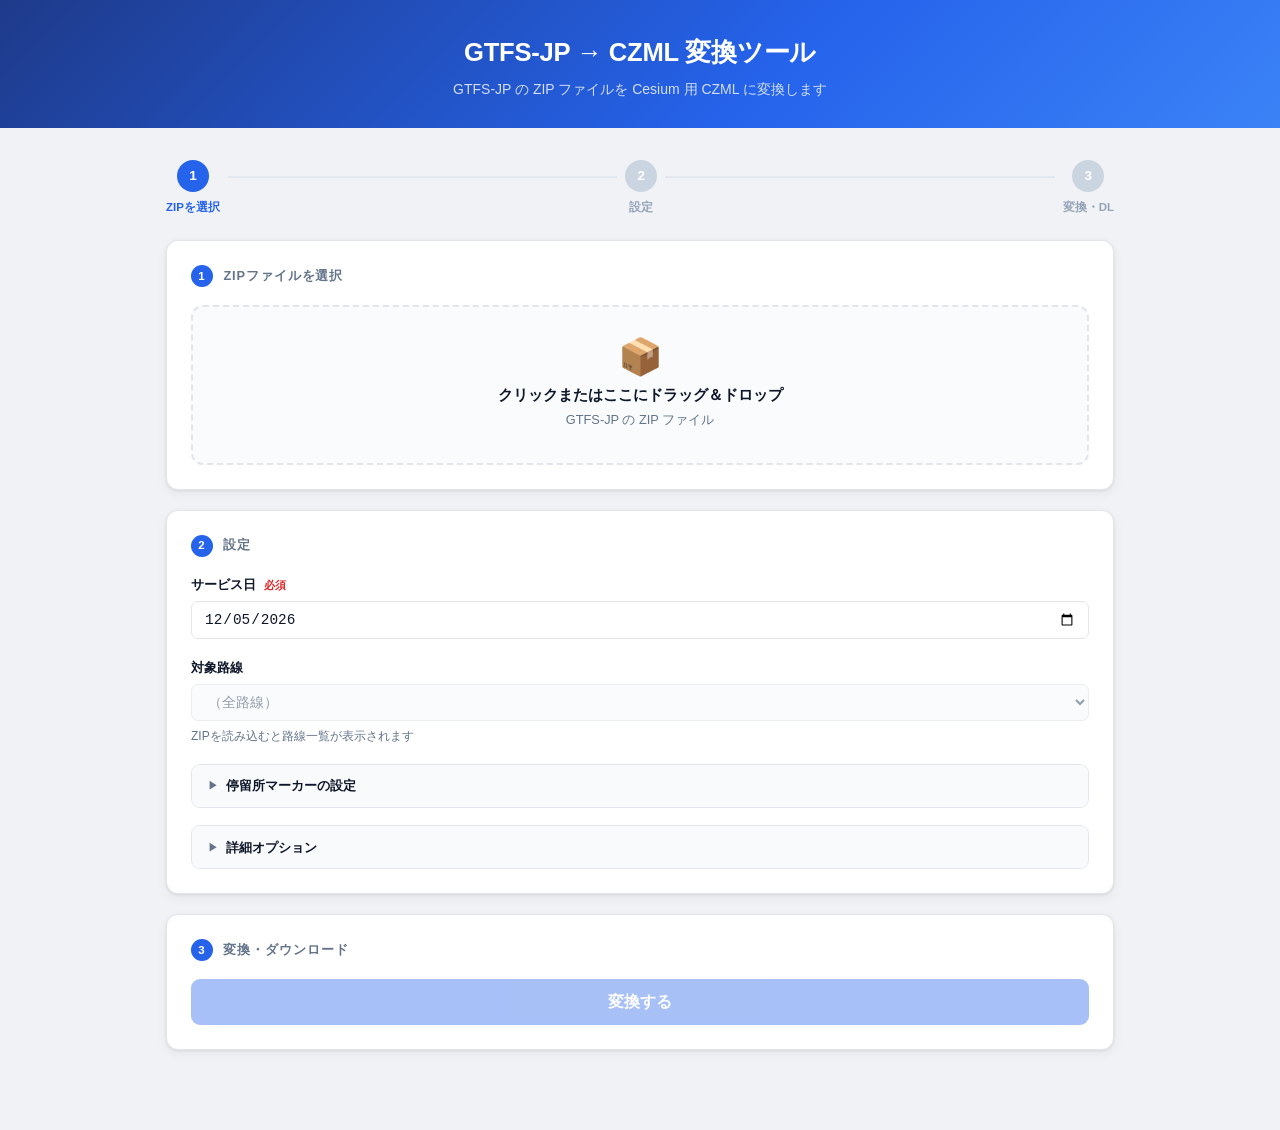
<file: docs/index.html>
<!DOCTYPE html>
<html lang="ja">
<head>
  <meta charset="UTF-8">
  <meta name="viewport" content="width=device-width, initial-scale=1.0">
  <title>GTFS-JP → CZML 変換ツール</title>
  <link rel="stylesheet" href="style.css">
</head>
<body>
  <header class="site-header">
    <h1>GTFS-JP → CZML 変換ツール</h1>
    <p class="subtitle">GTFS-JP の ZIP ファイルを Cesium 用 CZML に変換します</p>
  </header>

  <!-- Step indicator -->
  <div class="step-indicator">
    <div class="step-item active" id="si-1">
      <div class="si-circle">1</div>
      <div class="si-label">ZIPを選択</div>
    </div>
    <div class="si-line"></div>
    <div class="step-item" id="si-2">
      <div class="si-circle">2</div>
      <div class="si-label">設定</div>
    </div>
    <div class="si-line"></div>
    <div class="step-item" id="si-3">
      <div class="si-circle">3</div>
      <div class="si-label">変換・DL</div>
    </div>
  </div>

  <div class="container">

    <!-- Step 1: ZIP upload -->
    <section class="card" id="step-upload">
      <div class="step-label" data-step="1">ZIPファイルを選択</div>
      <div id="drop-zone" class="drop-zone" role="button" tabindex="0" aria-label="ZIPファイルを選択またはドロップ">
        <div class="drop-icon">📦</div>
        <div class="drop-text">クリックまたはここにドラッグ＆ドロップ</div>
        <div class="drop-sub">GTFS-JP の ZIP ファイル</div>
        <input type="file" id="file-input" accept=".zip" hidden>
      </div>
      <div id="file-info" class="file-info hidden"></div>
      <div id="file-check" class="file-check hidden"></div>
    </section>

    <!-- Step 2: Settings -->
    <section class="card" id="step-settings">
      <div class="step-label" data-step="2">設定</div>

      <div class="field-group">
        <label for="service-date">サービス日 <span class="required">必須</span></label>
        <input type="date" id="service-date" name="service-date">
      </div>

      <div class="field-group">
        <label for="route-select">対象路線</label>
        <select id="route-select" disabled>
          <option value="">（全路線）</option>
        </select>
        <div class="field-hint" id="route-hint">ZIPを読み込むと路線一覧が表示されます</div>
      </div>

      <div id="route-colors-section" class="hidden">
        <div class="section-label">路線色の設定</div>
        <div id="route-colors-list" class="route-colors-list"></div>
      </div>

      <details class="advanced-options" id="stop-settings">
        <summary>停留所マーカーの設定</summary>
        <div class="advanced-grid">

          <div class="field-group">
            <label for="stop-color">マーカー色</label>
            <div class="color-with-preview">
              <input type="color" id="stop-color" value="#00f2ff">
              <span id="stop-color-hex" class="color-hex-label">#00f2ff</span>
            </div>
          </div>

          <div class="field-group">
            <label for="stop-size">マーカーサイズ</label>
            <select id="stop-size">
              <option value="small">small（小）</option>
              <option value="medium" selected>medium（中）</option>
              <option value="large">large（大）</option>
            </select>
          </div>

          <div class="field-group" style="grid-column: 1 / -1">
            <label for="stop-symbol">マーカーシンボル（GeoJSON用 Maki アイコン）</label>
            <select id="stop-symbol">
              <option value="bus" selected>🚌 bus（バス）</option>
              <option value="rail">🚃 rail（鉄道）</option>
              <option value="rail-metro">🚇 rail-metro（地下鉄）</option>
              <option value="rail-light">🚊 rail-light（路面電車）</option>
              <option value="airport">✈️ airport（空港）</option>
              <option value="ferry">⛴ ferry（フェリー）</option>
              <option value="information">ℹ️ information（案内）</option>
              <option value="marker">📍 marker（ピン）</option>
              <option value="circle">⭕ circle（円）</option>
            </select>
          </div>

        </div>
      </details>

      <details class="advanced-options">
        <summary>詳細オプション</summary>
        <div class="advanced-grid">

          <div class="field-group">
            <label for="model-url">モデルURL（GLB/GLTF）</label>
            <input type="text" id="model-url" placeholder="https://example.com/bus.glb">
          </div>

          <div class="field-group">
            <label for="model-scale">モデルスケール</label>
            <input type="number" id="model-scale" value="1.0" min="0.01" step="0.1">
          </div>

          <div class="field-group">
            <label for="line-width">ライン幅</label>
            <input type="number" id="line-width" value="3" min="1" step="1">
          </div>

          <div class="field-group">
            <label for="line-opacity">ライン不透明度 (0〜1)</label>
            <input type="number" id="line-opacity" value="1.0" min="0" max="1" step="0.1">
          </div>

          <div class="field-group">
            <label for="trail">トレイル秒数</label>
            <input type="number" id="trail" value="0" min="0" step="10">
          </div>

          <div class="field-group">
            <label for="sample-every">サンプル間隔（m）</label>
            <input type="number" id="sample-every" value="50" min="1" step="10">
          </div>

          <div class="field-group">
            <label for="fallback-mode">Shape なし便の扱い</label>
            <select id="fallback-mode">
              <option value="stops">stops — 停留所直線で代替</option>
              <option value="none">none — スキップ（描画しない）</option>
            </select>
          </div>

        </div>
      </details>
    </section>

    <!-- Step 3: Convert -->
    <section class="card" id="step-convert">
      <div class="step-label" data-step="3">変換・ダウンロード</div>
      <button id="convert-btn" class="btn-primary" disabled>変換する</button>
      <div id="progress-bar" class="progress-bar hidden">
        <div id="progress-fill" class="progress-fill"></div>
      </div>
      <div id="log-area" class="log-area hidden"></div>
      <div id="error-area" class="error-area hidden"></div>
      <div id="download-group" class="download-group hidden">
        <button id="download-czml-btn" class="btn-download">📥 CZML をダウンロード（走行アニメーション）</button>
        <button id="download-stops-btn" class="btn-download btn-download-sub">📍 stops.geojson をダウンロード（停留所）</button>
      </div>
    </section>

  </div>

  <script src="lib/jszip.min.js"></script>
  <script src="lib/papaparse.min.js"></script>
  <script src="app.js"></script>
</body>
</html>
</file>
<file: docs/style.css>
*, *::before, *::after { box-sizing: border-box; margin: 0; padding: 0; }

:root {
  --bg: #f0f2f5;
  --card: #ffffff;
  --border: #e2e6ec;
  --accent: #2563eb;
  --accent-hover: #1d4ed8;
  --accent-light: #eff6ff;
  --success: #16a34a;
  --success-light: #f0fdf4;
  --warning: #d97706;
  --error: #dc2626;
  --text: #0f172a;
  --text-sub: #64748b;
  --radius: 12px;
  --shadow: 0 1px 3px rgba(0,0,0,.08), 0 4px 12px rgba(0,0,0,.05);
}

body {
  font-family: -apple-system, BlinkMacSystemFont, "Segoe UI", "Hiragino Sans", sans-serif;
  background: var(--bg);
  color: var(--text);
  line-height: 1.6;
  padding: 0;
  min-height: 100vh;
}

/* ===== Header ===== */
.site-header {
  background: linear-gradient(135deg, #1e3a8a 0%, #2563eb 60%, #3b82f6 100%);
  color: #fff;
  padding: 2rem 1.5rem 1.75rem;
  text-align: center;
  margin-bottom: 2rem;
}

.site-header h1 {
  font-size: 1.6rem;
  font-weight: 700;
  letter-spacing: -0.01em;
  margin-bottom: 0.3rem;
}

.site-header .subtitle {
  font-size: 0.875rem;
  opacity: 0.8;
}

/* ===== Step indicator ===== */
.step-indicator {
  max-width: 980px;
  margin: 0 auto 1.5rem;
  padding: 0 1rem;
  display: flex;
  align-items: center;
}

.step-item {
  display: flex;
  flex-direction: column;
  align-items: center;
  gap: 0.35rem;
  flex-shrink: 0;
}

.si-circle {
  width: 32px;
  height: 32px;
  border-radius: 50%;
  background: #cbd5e1;
  color: #fff;
  font-size: 0.85rem;
  font-weight: 700;
  display: flex;
  align-items: center;
  justify-content: center;
  transition: background 0.2s;
}

.si-label {
  font-size: 0.72rem;
  font-weight: 600;
  color: #94a3b8;
  white-space: nowrap;
  transition: color 0.2s;
}

.step-item.active .si-circle,
.step-item.done .si-circle {
  background: var(--accent);
}

.step-item.done .si-circle::after {
  content: "✓";
}

.step-item.done .si-circle { font-size: 0; }
.step-item.done .si-circle::after { font-size: 0.85rem; }

.step-item.active .si-label,
.step-item.done .si-label {
  color: var(--accent);
}

.si-line {
  flex: 1;
  height: 2px;
  background: #e2e8f0;
  margin: 0 0.5rem;
  margin-bottom: 1.4rem;
  transition: background 0.2s;
}

.si-line.done {
  background: var(--accent);
}

/* ===== Container ===== */
.container {
  max-width: 980px;
  margin: 0 auto;
  padding: 0 1rem 5rem;
  display: flex;
  flex-direction: column;
  gap: 1.25rem;
}

/* ===== Card ===== */
.card {
  background: var(--card);
  border: 1px solid var(--border);
  border-radius: var(--radius);
  padding: 1.5rem;
  box-shadow: var(--shadow);
  display: flex;
  flex-direction: column;
  gap: 1.1rem;
}

/* ===== Step label ===== */
.step-label {
  display: flex;
  align-items: center;
  gap: 0.65rem;
  font-size: 0.8rem;
  font-weight: 700;
  text-transform: uppercase;
  letter-spacing: 0.07em;
  color: var(--text-sub);
}

.step-label::before {
  content: attr(data-step);
  display: inline-flex;
  align-items: center;
  justify-content: center;
  width: 22px;
  height: 22px;
  border-radius: 50%;
  background: var(--accent);
  color: #fff;
  font-size: 0.72rem;
  font-weight: 700;
  flex-shrink: 0;
}

/* ===== Drop zone ===== */
.drop-zone {
  border: 2px dashed var(--border);
  border-radius: var(--radius);
  padding: 2rem 1.5rem;
  text-align: center;
  cursor: pointer;
  transition: border-color 0.15s, background 0.15s;
  outline: none;
  background: #fafbfc;
}

.drop-zone:hover,
.drop-zone:focus,
.drop-zone.drag-over {
  border-color: var(--accent);
  background: var(--accent-light);
}

.drop-zone.has-file {
  border-color: var(--success);
  background: var(--success-light);
}

.drop-icon { font-size: 2.25rem; line-height: 1; margin-bottom: 0.5rem; }
.drop-text { font-weight: 600; font-size: 0.95rem; color: var(--text); }
.drop-sub  { font-size: 0.8rem; color: var(--text-sub); margin-top: 0.2rem; }

/* ===== File info ===== */
.file-info {
  display: flex;
  align-items: center;
  gap: 0.5rem;
  font-size: 0.875rem;
  font-weight: 500;
  color: var(--success);
  padding: 0.5rem 0.75rem;
  background: var(--success-light);
  border-radius: 8px;
  border: 1px solid #bbf7d0;
}

/* ===== File check chips ===== */
.file-check {
  display: flex;
  flex-wrap: wrap;
  gap: 0.4rem;
}

.chip {
  display: inline-flex;
  align-items: center;
  gap: 0.25rem;
  font-size: 0.73rem;
  padding: 0.22rem 0.6rem;
  border-radius: 99px;
  font-weight: 600;
}
.chip.ok      { background: #dcfce7; color: #15803d; }
.chip.warn    { background: #fef9c3; color: #854d0e; }
.chip.missing { background: #fee2e2; color: #b91c1c; }

/* ===== Section label (route colors etc) ===== */
.section-label {
  font-size: 0.82rem;
  font-weight: 600;
  color: var(--text);
  margin-bottom: 0.4rem;
}

/* ===== Fields ===== */
.field-group {
  display: flex;
  flex-direction: column;
  gap: 0.35rem;
}

label {
  font-size: 0.83rem;
  font-weight: 600;
  color: var(--text);
}

.required {
  font-size: 0.68rem;
  color: var(--error);
  font-weight: 700;
  margin-left: 0.25rem;
  vertical-align: middle;
}

input[type="text"],
input[type="date"],
input[type="number"],
select {
  width: 100%;
  padding: 0.55rem 0.75rem;
  border: 1px solid var(--border);
  border-radius: 7px;
  font-size: 0.9rem;
  color: var(--text);
  background: #fff;
  transition: border-color 0.15s, box-shadow 0.15s;
}

input:focus, select:focus {
  outline: none;
  border-color: var(--accent);
  box-shadow: 0 0 0 3px rgba(37,99,235,0.12);
}

input:disabled, select:disabled {
  background: #f8fafc;
  color: var(--text-sub);
  cursor: not-allowed;
}

.field-hint {
  font-size: 0.75rem;
  color: var(--text-sub);
}

/* ===== Color picker with hex ===== */
.color-with-preview {
  display: flex;
  align-items: center;
  gap: 0.6rem;
}

.color-with-preview input[type="color"] {
  width: 44px;
  height: 36px;
  padding: 2px 3px;
  border: 1px solid var(--border);
  border-radius: 7px;
  cursor: pointer;
  flex-shrink: 0;
}

.color-hex-label {
  font-size: 0.82rem;
  font-family: "Menlo", "Consolas", monospace;
  color: var(--text-sub);
  background: #f1f5f9;
  padding: 0.22rem 0.55rem;
  border-radius: 5px;
  border: 1px solid var(--border);
}

/* ===== Route color list ===== */
.route-colors-list {
  display: flex;
  flex-direction: column;
  gap: 0.35rem;
  max-height: 200px;
  overflow-y: auto;
  padding: 0.1rem 0;
}

.route-color-row {
  display: flex;
  align-items: center;
  gap: 0.6rem;
  padding: 0.35rem 0.6rem;
  border: 1px solid var(--border);
  border-radius: 7px;
  background: #fafbfc;
  transition: background 0.1s;
}

.route-color-row:hover { background: #f1f5f9; }

.route-color-row input[type="color"] {
  width: 34px;
  height: 26px;
  padding: 1px 2px;
  border: 1px solid var(--border);
  border-radius: 5px;
  cursor: pointer;
  flex-shrink: 0;
}

.route-color-row .route-color-name {
  flex: 1;
  font-size: 0.8rem;
  color: var(--text);
  white-space: nowrap;
  overflow: hidden;
  text-overflow: ellipsis;
}

.route-color-row .route-color-id {
  font-size: 0.7rem;
  color: var(--text-sub);
  font-family: "Menlo", monospace;
  white-space: nowrap;
}

/* ===== Advanced options (collapsible) ===== */
.advanced-options {
  border: 1px solid var(--border);
  border-radius: 9px;
  overflow: hidden;
}

.advanced-options summary {
  padding: 0.65rem 1rem;
  font-size: 0.83rem;
  font-weight: 600;
  cursor: pointer;
  user-select: none;
  background: #f8fafc;
  list-style: none;
  display: flex;
  align-items: center;
  gap: 0.5rem;
  color: var(--text);
  transition: background 0.1s;
}

.advanced-options summary:hover { background: #f1f5f9; }

.advanced-options summary::before {
  content: "▶";
  font-size: 0.6rem;
  transition: transform 0.2s;
  color: var(--text-sub);
}

.advanced-options[open] summary::before {
  transform: rotate(90deg);
}

.advanced-grid {
  padding: 1rem;
  display: grid;
  grid-template-columns: 1fr 1fr;
  gap: 0.8rem;
  border-top: 1px solid var(--border);
}

.advanced-grid .field-group:last-child,
.advanced-grid .field-group[style*="grid-column"] {
  grid-column: 1 / -1;
}

/* ===== Buttons ===== */
.btn-primary {
  width: 100%;
  padding: 0.8rem 1.5rem;
  background: var(--accent);
  color: #fff;
  border: none;
  border-radius: 9px;
  font-size: 1rem;
  font-weight: 700;
  cursor: pointer;
  transition: background 0.15s, opacity 0.15s, transform 0.1s;
  letter-spacing: 0.01em;
}

.btn-primary:hover:not(:disabled) {
  background: var(--accent-hover);
  transform: translateY(-1px);
}

.btn-primary:active:not(:disabled) { transform: translateY(0); }

.btn-primary:disabled {
  opacity: 0.4;
  cursor: not-allowed;
  transform: none;
}

.download-group {
  display: flex;
  flex-direction: column;
  gap: 0.6rem;
}

.btn-download {
  width: 100%;
  padding: 0.75rem 1.25rem;
  background: var(--success);
  color: #fff;
  border: none;
  border-radius: 9px;
  font-size: 0.95rem;
  font-weight: 600;
  cursor: pointer;
  transition: background 0.15s, transform 0.1s;
  text-align: left;
}

.btn-download:hover { background: #15803d; transform: translateY(-1px); }
.btn-download:active { transform: translateY(0); }

.btn-download-sub { background: #0369a1; }
.btn-download-sub:hover { background: #075985; }

/* ===== Progress ===== */
.progress-bar {
  width: 100%;
  height: 5px;
  background: #e2e8f0;
  border-radius: 99px;
  overflow: hidden;
}

.progress-fill {
  height: 100%;
  background: linear-gradient(90deg, var(--accent), #60a5fa);
  border-radius: 99px;
  width: 0%;
  transition: width 0.35s ease;
}

/* ===== Log ===== */
.log-area {
  background: #0f172a;
  color: #94a3b8;
  font-family: "Menlo", "Consolas", monospace;
  font-size: 0.77rem;
  padding: 0.9rem 1rem;
  border-radius: 9px;
  max-height: 200px;
  overflow-y: auto;
  display: flex;
  flex-direction: column;
  gap: 0.15rem;
}

.log-line { line-height: 1.55; }
.log-line.info  { color: #94a3b8; }
.log-line.ok    { color: #4ade80; }
.log-line.warn  { color: #fbbf24; }
.log-line.error { color: #f87171; }

/* ===== Error ===== */
.error-area {
  background: #fef2f2;
  border: 1px solid #fecaca;
  border-radius: 8px;
  padding: 0.8rem 1rem;
  font-size: 0.875rem;
  color: var(--error);
  line-height: 1.6;
}

/* ===== Utility ===== */
.hidden { display: none !important; }
</file>
